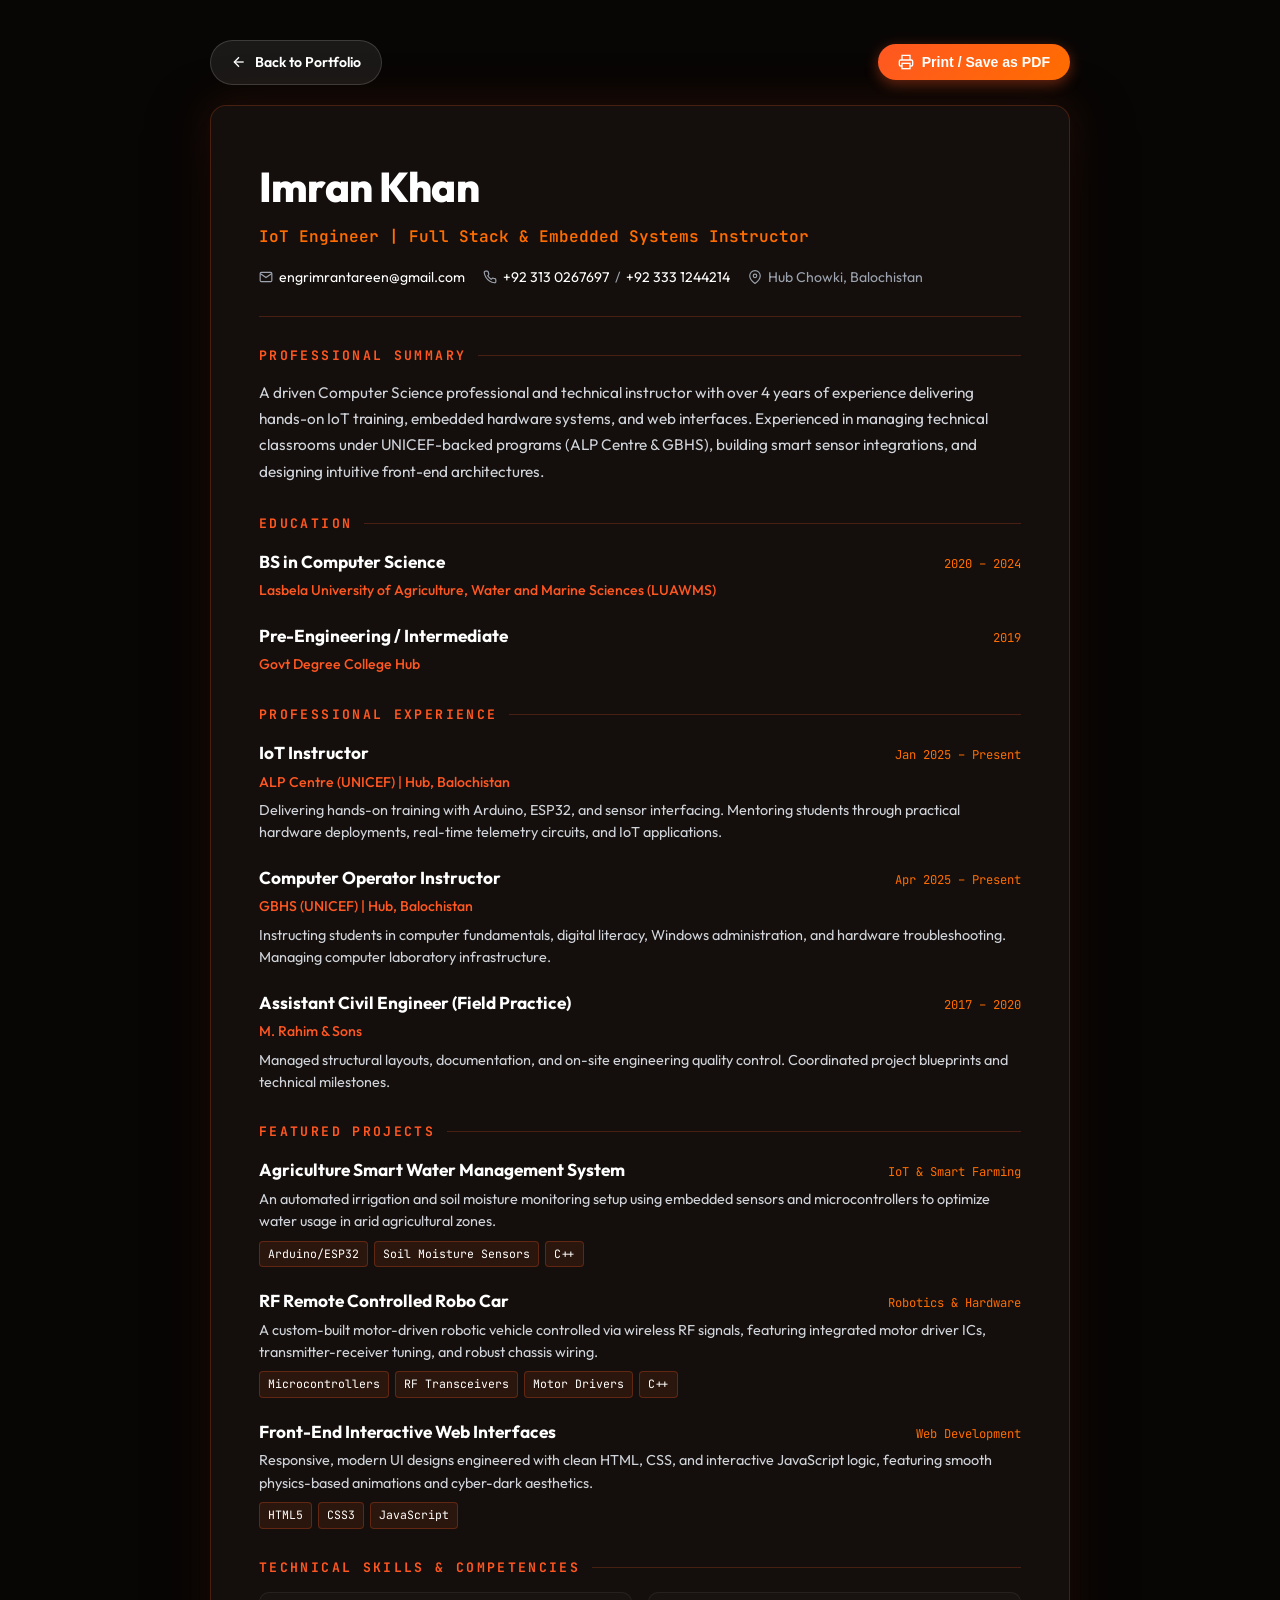
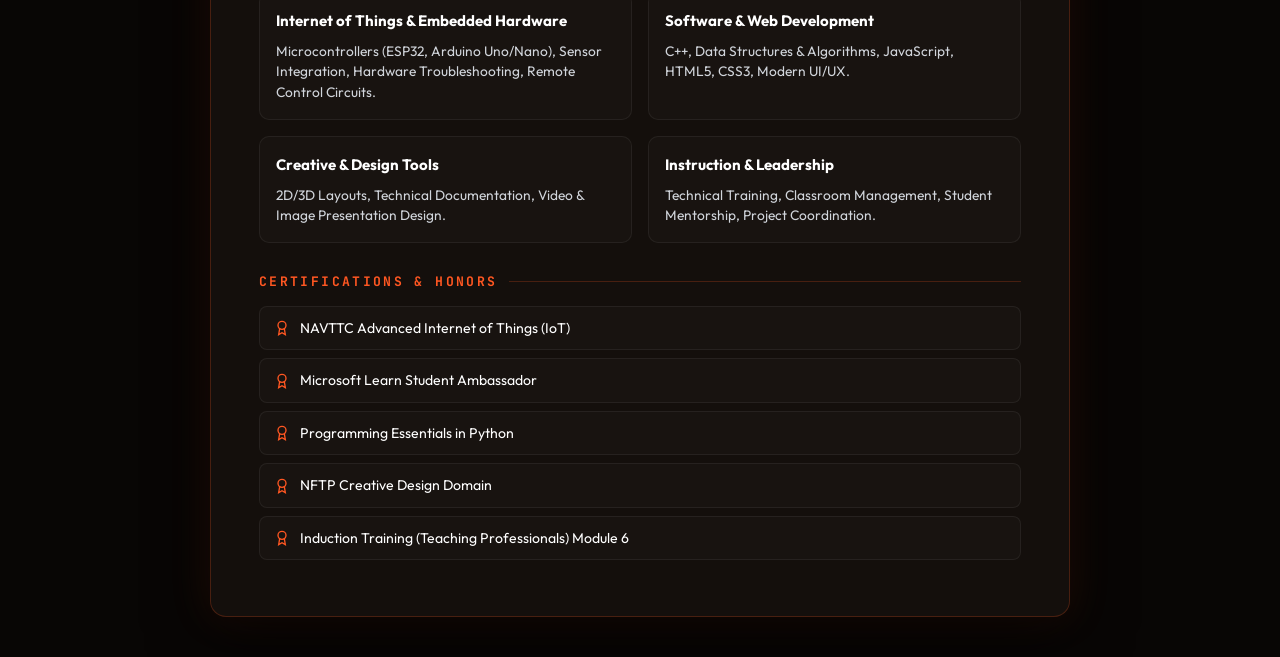
<file: resume.html>
<!DOCTYPE html>
<html lang="en">
<head>
  <meta charset="UTF-8">
  <meta name="viewport" content="width=device-width, initial-scale=1.0">
  <title>Resume — Imran Khan | IoT Engineer & Instructor</title>
  <link rel="preconnect" href="https://fonts.googleapis.com">
  <link rel="preconnect" href="https://fonts.gstatic.com" crossorigin>
  <link href="https://fonts.googleapis.com/css2?family=Outfit:wght@300;400;500;600;700;800&family=JetBrains+Mono:wght@400;500;600&display=swap" rel="stylesheet">
  <style>
    :root {
      --bg-black: #080605;
      --card-bg: #140f0c;
      --accent-orange: #ff5722;
      --accent-orange-bright: #ff6d00;
      --border-color: rgba(255, 87, 34, 0.22);
      --text-white: #ffffff;
      --text-body: #d1d5db;
      --text-muted: #9ca3af;
      --font-main: 'Outfit', sans-serif;
      --font-mono: 'JetBrains Mono', monospace;
    }

    * {
      box-sizing: border-box;
      margin: 0;
      padding: 0;
    }

    body {
      background: var(--bg-black);
      color: var(--text-body);
      font-family: var(--font-main);
      line-height: 1.6;
      padding: 40px 20px;
    }

    .resume-container {
      max-width: 860px;
      margin: 0 auto;
      background: var(--card-bg);
      border: 1px solid var(--border-color);
      border-radius: 16px;
      padding: 48px;
      box-shadow: 0 20px 60px rgba(0, 0, 0, 0.7), 0 0 40px rgba(255, 87, 34, 0.15);
    }

    .action-bar {
      max-width: 860px;
      margin: 0 auto 20px auto;
      display: flex;
      justify-content: space-between;
      align-items: center;
    }

    .btn {
      display: inline-flex;
      align-items: center;
      gap: 8px;
      padding: 10px 20px;
      border-radius: 9999px;
      font-size: 0.88rem;
      font-weight: 600;
      text-decoration: none;
      cursor: pointer;
      transition: all 0.2s ease;
    }

    .btn-back {
      background: rgba(255, 255, 255, 0.08);
      color: var(--text-white);
      border: 1px solid rgba(255, 255, 255, 0.15);
    }
    .btn-back:hover {
      background: rgba(255, 255, 255, 0.15);
    }

    .btn-print {
      background: linear-gradient(135deg, #ff5722, #ff6d00);
      color: #ffffff;
      border: none;
      box-shadow: 0 4px 14px rgba(255, 87, 34, 0.4);
    }
    .btn-print:hover {
      transform: translateY(-2px);
      box-shadow: 0 6px 20px rgba(255, 87, 34, 0.6);
    }

    .resume-header {
      border-bottom: 1px solid var(--border-color);
      padding-bottom: 28px;
      margin-bottom: 28px;
    }

    .header-name {
      font-size: 2.6rem;
      font-weight: 800;
      color: var(--text-white);
      letter-spacing: -0.02em;
      margin-bottom: 4px;
    }

    .header-title {
      font-family: var(--font-mono);
      font-size: 1rem;
      color: var(--accent-orange-bright);
      font-weight: 600;
      margin-bottom: 16px;
    }

    .header-contact-list {
      display: flex;
      flex-wrap: wrap;
      gap: 18px;
      font-size: 0.88rem;
      color: var(--text-muted);
    }

    .contact-entry {
      display: flex;
      align-items: center;
      gap: 6px;
    }
    .contact-entry a {
      color: var(--text-white);
      text-decoration: none;
      transition: color 0.2s;
    }
    .contact-entry a:hover {
      color: var(--accent-orange);
    }

    .section-title {
      font-family: var(--font-mono);
      font-size: 0.82rem;
      letter-spacing: 0.18em;
      color: var(--accent-orange);
      text-transform: uppercase;
      margin: 28px 0 14px 0;
      display: flex;
      align-items: center;
      gap: 12px;
    }

    .section-title::after {
      content: '';
      flex: 1;
      height: 1px;
      background: var(--border-color);
    }

    .summary-text {
      font-size: 0.96rem;
      line-height: 1.7;
      color: var(--text-body);
    }

    .entry-card {
      margin-bottom: 20px;
    }

    .entry-header {
      display: flex;
      justify-content: space-between;
      align-items: baseline;
      flex-wrap: wrap;
      gap: 8px;
      margin-bottom: 4px;
    }

    .entry-title {
      font-size: 1.08rem;
      font-weight: 700;
      color: var(--text-white);
    }

    .entry-date {
      font-family: var(--font-mono);
      font-size: 0.76rem;
      color: var(--accent-orange-bright);
    }

    .entry-sub {
      font-size: 0.88rem;
      color: var(--accent-orange);
      margin-bottom: 6px;
      font-weight: 500;
    }

    .entry-desc {
      font-size: 0.9rem;
      color: var(--text-body);
      line-height: 1.55;
    }

    .entry-tags {
      display: flex;
      flex-wrap: wrap;
      gap: 6px;
      margin-top: 8px;
    }

    .entry-tag {
      font-family: var(--font-mono);
      font-size: 0.72rem;
      padding: 3px 8px;
      background: rgba(255, 87, 34, 0.1);
      border: 1px solid rgba(255, 87, 34, 0.25);
      border-radius: 4px;
      color: var(--text-white);
    }

    .grid-2 {
      display: grid;
      grid-template-columns: repeat(auto-fit, minmax(320px, 1fr));
      gap: 16px;
    }

    .skills-block {
      background: rgba(255, 255, 255, 0.02);
      border: 1px solid rgba(255, 255, 255, 0.06);
      border-radius: 10px;
      padding: 16px;
    }

    .skills-block-title {
      font-size: 0.94rem;
      font-weight: 700;
      color: var(--text-white);
      margin-bottom: 8px;
    }

    .skills-block-text {
      font-size: 0.86rem;
      color: var(--text-body);
      line-height: 1.5;
    }

    .cert-item {
      display: flex;
      align-items: center;
      gap: 10px;
      padding: 10px 14px;
      background: rgba(255, 255, 255, 0.02);
      border: 1px solid rgba(255, 255, 255, 0.06);
      border-radius: 8px;
      font-size: 0.88rem;
      color: var(--text-white);
      margin-bottom: 8px;
    }

    @media print {
      body {
        background: #ffffff;
        color: #111827;
        padding: 0;
      }
      .action-bar {
        display: none;
      }
      .resume-container {
        max-width: 100%;
        border: none;
        box-shadow: none;
        padding: 20px;
        background: #ffffff;
      }
      .header-name, .entry-title, .skills-block-title, .cert-item {
        color: #000000;
      }
      .header-title, .entry-date, .entry-sub, .section-title {
        color: #ea580c;
      }
      .summary-text, .entry-desc, .skills-block-text {
        color: #374151;
      }
      .skills-block, .cert-item {
        background: #f9fafb;
        border: 1px solid #e5e7eb;
      }
      .entry-tag {
        background: #fed7aa;
        color: #9a3412;
        border-color: #fdba74;
      }
    }
  </style>
</head>
<body>

  <div class="action-bar">
    <a href="index.html" class="btn btn-back">
      <svg viewBox="0 0 24 24" width="16" height="16" fill="none" stroke="currentColor" stroke-width="2"><line x1="19" y1="12" x2="5" y2="12"></line><polyline points="12 19 5 12 12 5"></polyline></svg>
      <span>Back to Portfolio</span>
    </a>
    <button onclick="window.print()" class="btn btn-print">
      <svg viewBox="0 0 24 24" width="16" height="16" fill="none" stroke="currentColor" stroke-width="2"><polyline points="6 9 6 2 18 2 18 9"></polyline><path d="M6 18H4a2 2 0 0 1-2-2v-5a2 2 0 0 1 2-2h16a2 2 0 0 1 2 2v5a2 2 0 0 1-2 2h-2"></path><rect x="6" y="14" width="12" height="8"></rect></svg>
      <span>Print / Save as PDF</span>
    </button>
  </div>

  <main class="resume-container">
    <header class="resume-header">
      <h1 class="header-name">Imran Khan</h1>
      <p class="header-title">IoT Engineer | Full Stack &amp; Embedded Systems Instructor</p>
      <div class="header-contact-list">
        <div class="contact-entry">
          <svg viewBox="0 0 24 24" width="14" height="14" fill="none" stroke="currentColor" stroke-width="2"><path d="M4 4h16c1.1 0 2 .9 2 2v12c0 1.1-.9 2-2 2H4c-1.1 0-2-.9-2-2V6c0-1.1.9-2 2-2z"></path><polyline points="22,6 12,13 2,6"></polyline></svg>
          <a href="mailto:engrimrantareen@gmail.com">engrimrantareen@gmail.com</a>
        </div>
        <div class="contact-entry">
          <svg viewBox="0 0 24 24" width="14" height="14" fill="none" stroke="currentColor" stroke-width="2"><path d="M22 16.92v3a2 2 0 0 1-2.18 2 19.79 19.79 0 0 1-8.63-3.07 19.5 19.5 0 0 1-6-6 19.79 19.79 0 0 1-3.07-8.67A2 2 0 0 1 4.11 2h3a2 2 0 0 1 2 1.72 12.84 12.84 0 0 0 .7 2.81 2 2 0 0 1-.45 2.11L8.09 9.91a16 16 0 0 0 6 6l1.27-1.27a2 2 0 0 1 2.11-.45 12.84 12.84 0 0 0 2.81.7A2 2 0 0 1 22 16.92z"></path></svg>
          <a href="tel:+923130267697">+92 313 0267697</a> / <a href="tel:+923331244214">+92 333 1244214</a>
        </div>
        <div class="contact-entry">
          <svg viewBox="0 0 24 24" width="14" height="14" fill="none" stroke="currentColor" stroke-width="2"><path d="M21 10c0 7-9 13-9 13s-9-6-9-13a9 9 0 0 1 18 0z"></path><circle cx="12" cy="10" r="3"></circle></svg>
          <span>Hub Chowki, Balochistan</span>
        </div>
      </div>
    </header>

    <section>
      <h2 class="section-title">Professional Summary</h2>
      <p class="summary-text">
        A driven Computer Science professional and technical instructor with over 4 years of experience delivering hands-on IoT training, embedded hardware systems, and web interfaces. Experienced in managing technical classrooms under UNICEF-backed programs (ALP Centre &amp; GBHS), building smart sensor integrations, and designing intuitive front-end architectures.
      </p>
    </section>

    <section>
      <h2 class="section-title">Education</h2>
      <div class="entry-card">
        <div class="entry-header">
          <h3 class="entry-title">BS in Computer Science</h3>
          <span class="entry-date">2020 – 2024</span>
        </div>
        <div class="entry-sub">Lasbela University of Agriculture, Water and Marine Sciences (LUAWMS)</div>
      </div>
      <div class="entry-card">
        <div class="entry-header">
          <h3 class="entry-title">Pre-Engineering / Intermediate</h3>
          <span class="entry-date">2019</span>
        </div>
        <div class="entry-sub">Govt Degree College Hub</div>
      </div>
    </section>

    <section>
      <h2 class="section-title">Professional Experience</h2>
      <div class="entry-card">
        <div class="entry-header">
          <h3 class="entry-title">IoT Instructor</h3>
          <span class="entry-date">Jan 2025 – Present</span>
        </div>
        <div class="entry-sub">ALP Centre (UNICEF) | Hub, Balochistan</div>
        <p class="entry-desc">
          Delivering hands-on training with Arduino, ESP32, and sensor interfacing. Mentoring students through practical hardware deployments, real-time telemetry circuits, and IoT applications.
        </p>
      </div>

      <div class="entry-card">
        <div class="entry-header">
          <h3 class="entry-title">Computer Operator Instructor</h3>
          <span class="entry-date">Apr 2025 – Present</span>
        </div>
        <div class="entry-sub">GBHS (UNICEF) | Hub, Balochistan</div>
        <p class="entry-desc">
          Instructing students in computer fundamentals, digital literacy, Windows administration, and hardware troubleshooting. Managing computer laboratory infrastructure.
        </p>
      </div>

      <div class="entry-card">
        <div class="entry-header">
          <h3 class="entry-title">Assistant Civil Engineer (Field Practice)</h3>
          <span class="entry-date">2017 – 2020</span>
        </div>
        <div class="entry-sub">M. Rahim &amp; Sons</div>
        <p class="entry-desc">
          Managed structural layouts, documentation, and on-site engineering quality control. Coordinated project blueprints and technical milestones.
        </p>
      </div>
    </section>

    <section>
      <h2 class="section-title">Featured Projects</h2>
      <div class="entry-card">
        <div class="entry-header">
          <h3 class="entry-title">Agriculture Smart Water Management System</h3>
          <span class="entry-date">IoT &amp; Smart Farming</span>
        </div>
        <p class="entry-desc">
          An automated irrigation and soil moisture monitoring setup using embedded sensors and microcontrollers to optimize water usage in arid agricultural zones.
        </p>
        <div class="entry-tags">
          <span class="entry-tag">Arduino/ESP32</span>
          <span class="entry-tag">Soil Moisture Sensors</span>
          <span class="entry-tag">C++</span>
        </div>
      </div>

      <div class="entry-card">
        <div class="entry-header">
          <h3 class="entry-title">RF Remote Controlled Robo Car</h3>
          <span class="entry-date">Robotics &amp; Hardware</span>
        </div>
        <p class="entry-desc">
          A custom-built motor-driven robotic vehicle controlled via wireless RF signals, featuring integrated motor driver ICs, transmitter-receiver tuning, and robust chassis wiring.
        </p>
        <div class="entry-tags">
          <span class="entry-tag">Microcontrollers</span>
          <span class="entry-tag">RF Transceivers</span>
          <span class="entry-tag">Motor Drivers</span>
          <span class="entry-tag">C++</span>
        </div>
      </div>

      <div class="entry-card">
        <div class="entry-header">
          <h3 class="entry-title">Front-End Interactive Web Interfaces</h3>
          <span class="entry-date">Web Development</span>
        </div>
        <p class="entry-desc">
          Responsive, modern UI designs engineered with clean HTML, CSS, and interactive JavaScript logic, featuring smooth physics-based animations and cyber-dark aesthetics.
        </p>
        <div class="entry-tags">
          <span class="entry-tag">HTML5</span>
          <span class="entry-tag">CSS3</span>
          <span class="entry-tag">JavaScript</span>
        </div>
      </div>
    </section>

    <section>
      <h2 class="section-title">Technical Skills &amp; Competencies</h2>
      <div class="grid-2">
        <div class="skills-block">
          <div class="skills-block-title">Internet of Things &amp; Embedded Hardware</div>
          <div class="skills-block-text">Microcontrollers (ESP32, Arduino Uno/Nano), Sensor Integration, Hardware Troubleshooting, Remote Control Circuits.</div>
        </div>
        <div class="skills-block">
          <div class="skills-block-title">Software &amp; Web Development</div>
          <div class="skills-block-text">C++, Data Structures &amp; Algorithms, JavaScript, HTML5, CSS3, Modern UI/UX.</div>
        </div>
        <div class="skills-block">
          <div class="skills-block-title">Creative &amp; Design Tools</div>
          <div class="skills-block-text">2D/3D Layouts, Technical Documentation, Video &amp; Image Presentation Design.</div>
        </div>
        <div class="skills-block">
          <div class="skills-block-title">Instruction &amp; Leadership</div>
          <div class="skills-block-text">Technical Training, Classroom Management, Student Mentorship, Project Coordination.</div>
        </div>
      </div>
    </section>

    <section>
      <h2 class="section-title">Certifications &amp; Honors</h2>
      <div class="cert-item">
        <svg viewBox="0 0 24 24" width="16" height="16" fill="none" stroke="#ff5722" stroke-width="2"><circle cx="12" cy="8" r="6"></circle><path d="M15.477 12.89L17 22l-5-3-5 3 1.523-9.11"></path></svg>
        <span>NAVTTC Advanced Internet of Things (IoT)</span>
      </div>
      <div class="cert-item">
        <svg viewBox="0 0 24 24" width="16" height="16" fill="none" stroke="#ff5722" stroke-width="2"><circle cx="12" cy="8" r="6"></circle><path d="M15.477 12.89L17 22l-5-3-5 3 1.523-9.11"></path></svg>
        <span>Microsoft Learn Student Ambassador</span>
      </div>
      <div class="cert-item">
        <svg viewBox="0 0 24 24" width="16" height="16" fill="none" stroke="#ff5722" stroke-width="2"><circle cx="12" cy="8" r="6"></circle><path d="M15.477 12.89L17 22l-5-3-5 3 1.523-9.11"></path></svg>
        <span>Programming Essentials in Python</span>
      </div>
      <div class="cert-item">
        <svg viewBox="0 0 24 24" width="16" height="16" fill="none" stroke="#ff5722" stroke-width="2"><circle cx="12" cy="8" r="6"></circle><path d="M15.477 12.89L17 22l-5-3-5 3 1.523-9.11"></path></svg>
        <span>NFTP Creative Design Domain</span>
      </div>
      <div class="cert-item">
        <svg viewBox="0 0 24 24" width="16" height="16" fill="none" stroke="#ff5722" stroke-width="2"><circle cx="12" cy="8" r="6"></circle><path d="M15.477 12.89L17 22l-5-3-5 3 1.523-9.11"></path></svg>
        <span>Induction Training (Teaching Professionals) Module 6</span>
      </div>
    </section>
  </main>

</body>
</html>
</file>
